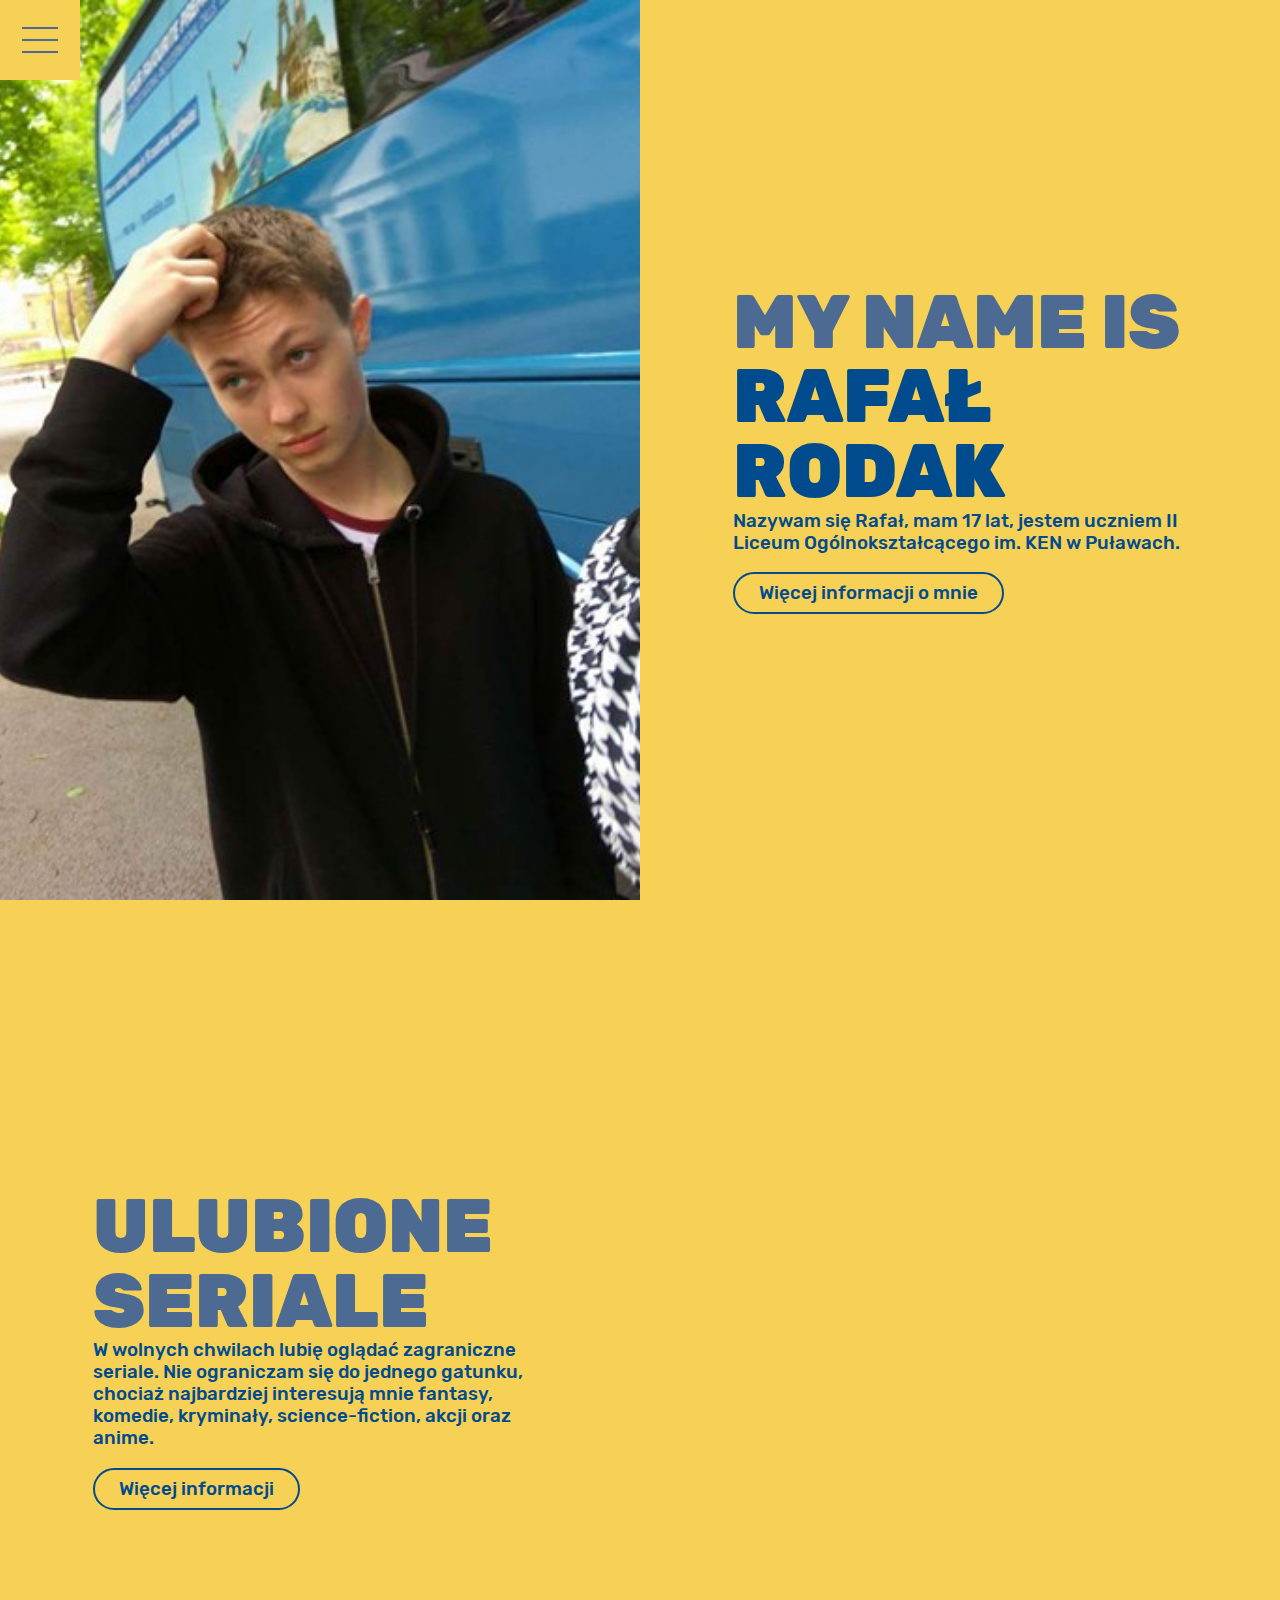
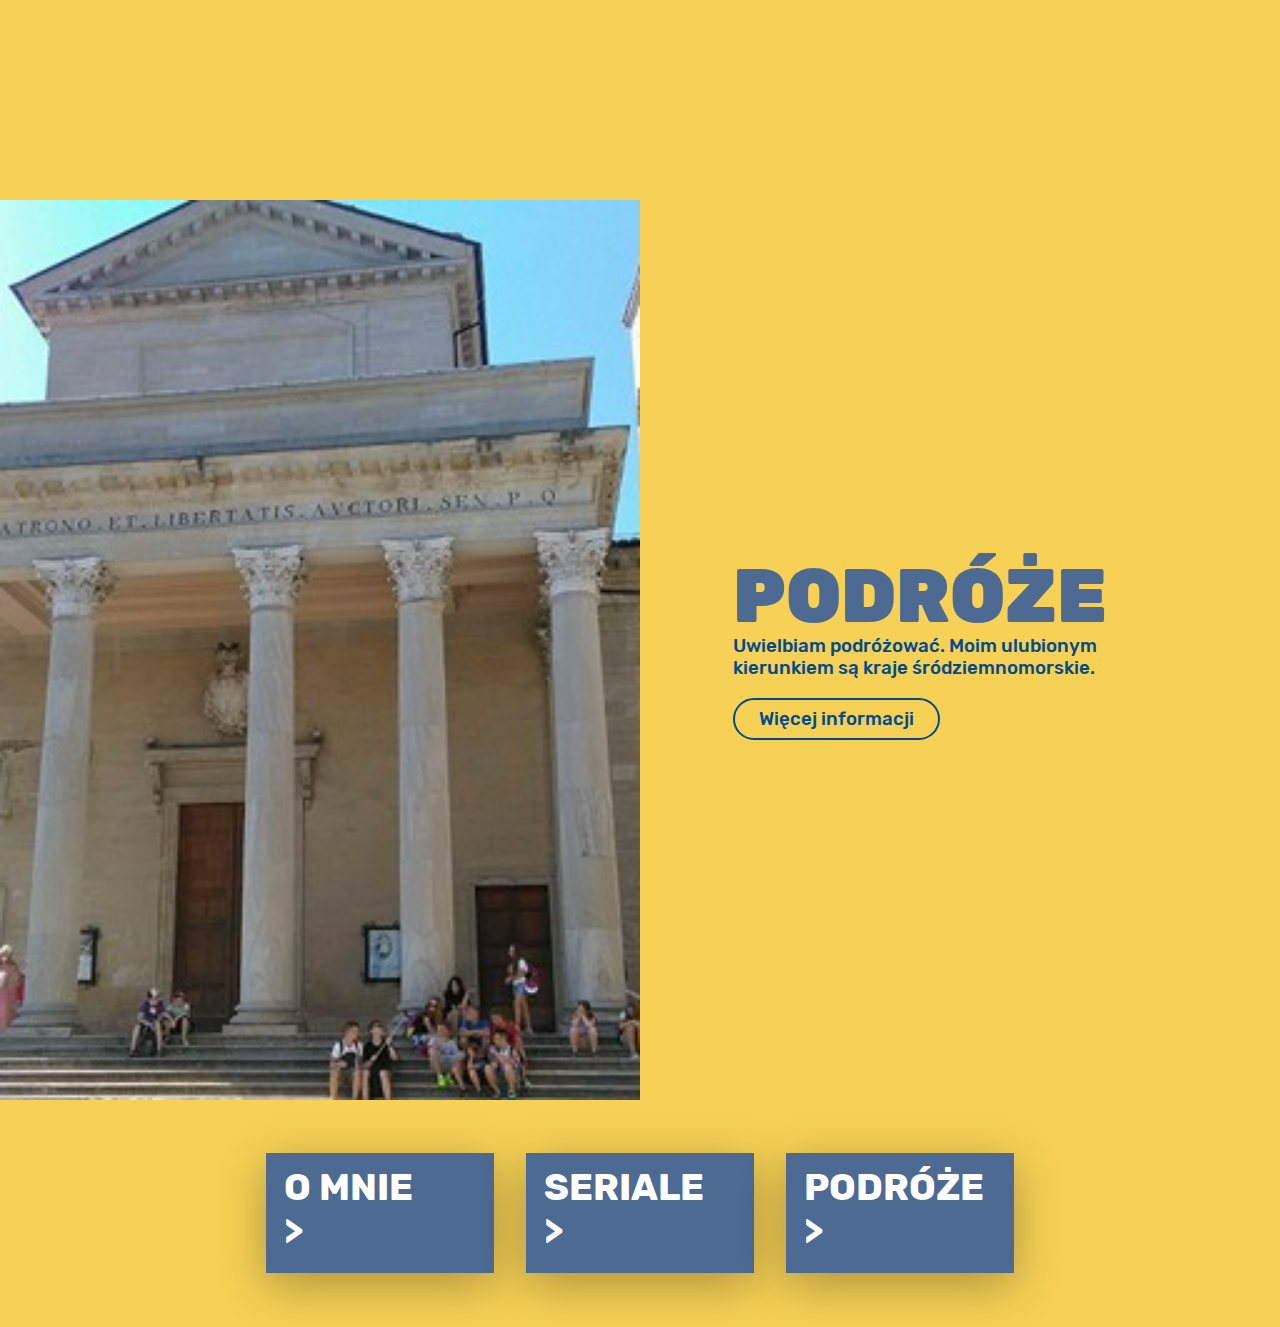
<file: index.html>
<!DOCTYPE html>

<html>
    <head>
        <title>Rafał Rodak</title>
        <link rel="stylesheet" href="rubik/rubik.css">
        <link rel="stylesheet" href="styles.css">
        <meta charset="utf-8">
    </head>
    <body>
        <div id="menu">
            <img id="close_menu" src="res/close.svg">
            <a href="about.html">
                <div class="card">
                    O mnie<br>>
                </div>
            </a>
            <a href="series.html">
                <div class="card">
                    Seriale<br>>
                </div>
            </a>
            <a href="travel.html">
                <div class="card">
                    Podróże<br>>
                </div>
            </a>
        </div>
        <div id="show_menu_bg"></div>
        <img id="show_menu" src="res/menu.svg">
        <article>
            <aside style="background: url(res/3.jpg) center center; background-size: cover;">
            </aside>
            <section>
                <div>
                    <h1 class="dim">My name is</h1>
                    <h1>Rafał Rodak</h1>

                    Nazywam się Rafał, mam 17 lat, jestem uczniem II Liceum Ogólnokształcącego im. KEN w Puławach.<br>

                    <button onclick="location.href = 'about.html'">Więcej informacji o mnie</button>
                </div>
            </section>
        </article>
        <article class="flipped">
            <aside style="background: url(res/seriale.jpg) center center; background-size: cover; background-attachment: fixed">
            </aside>
            <section>
                <div>
                    <h1 class="dim">Ulubione seriale</h1>

                    W wolnych chwilach lubię oglądać zagraniczne seriale. Nie ograniczam się do jednego gatunku, chociaż najbardziej interesują mnie fantasy, komedie, kryminały, science-fiction, akcji oraz anime.<br>

                    <button onclick="location.href = 'series.html'">Więcej informacji</button>
                </div>
            </section>
        </article>
        <article>
            <aside style="background: url(res/2.jpg) center center; background-size: cover;">
            </aside>
            <section>
                <div>
                    <h1 class="dim">Podróże</h1>

                    Uwielbiam podróżować. Moim ulubionym kierunkiem są kraje śródziemnomorskie.<br>

                    <button onclick="location.href = 'travel.html'">Więcej informacji</button>
                </div>
            </section>
        </article>
        <footer>
            <a href="about.html">
                <div class="card">
                    O mnie<br>>
                </div>
            </a>
            <a href="series.html">
                <div class="card">
                    Seriale<br>>
                </div>
            </a>
            <a href="travel.html">
                <div class="card">
                    Podróże<br>>
                </div>
            </a>
        </footer>
        <script>
            document.getElementById("show_menu").addEventListener("click", function() {
                document.getElementById("menu").style.display = "block";
            });
            document.getElementById("close_menu").addEventListener("click", function() {
                document.getElementById("menu").style.display = "none";
            });
        </script>
    </body>
</html>
</file>
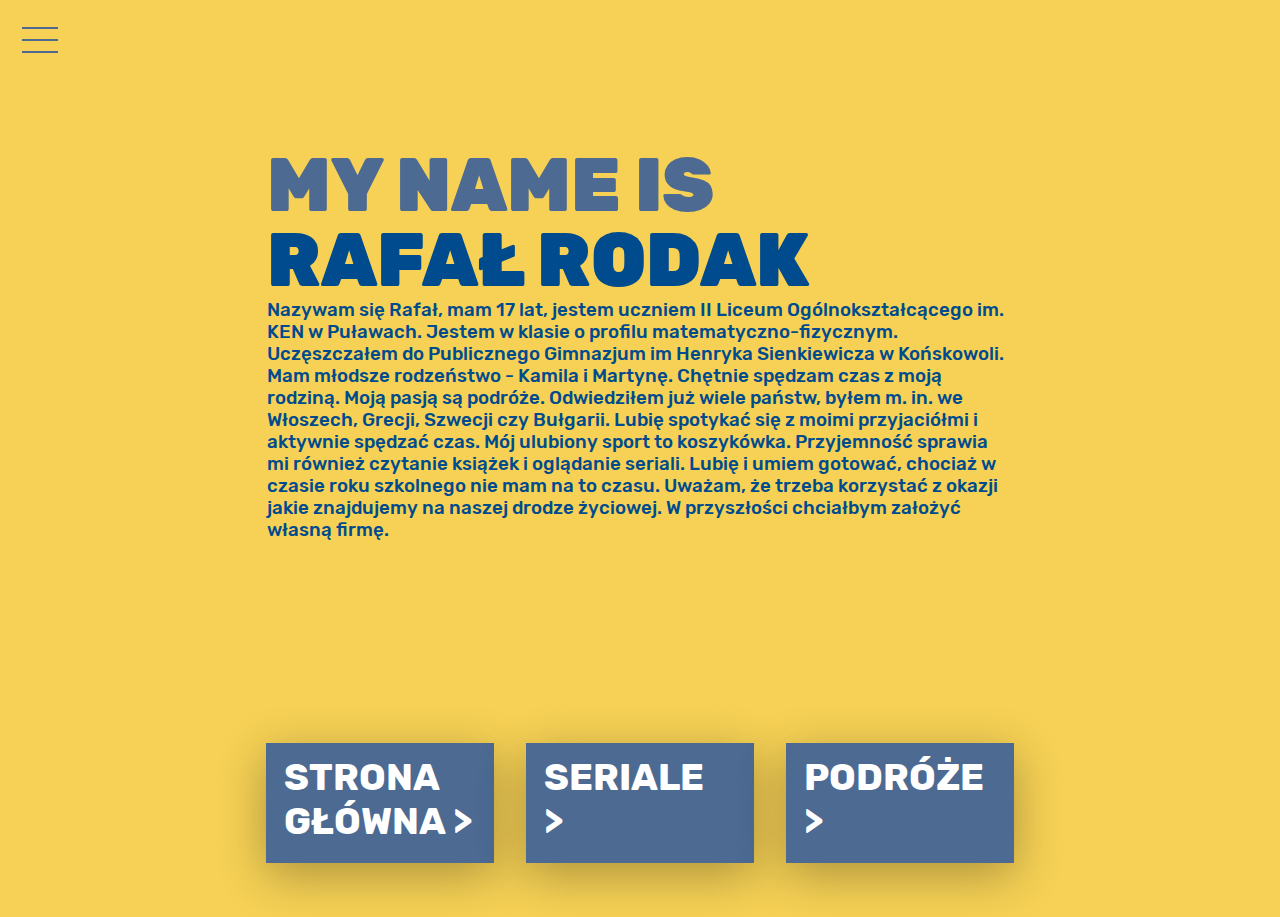
<file: about.html>
<!DOCTYPE html>

<html>
    <head>
        <title>O mnie - Rafał Rodak</title>
        <link rel="stylesheet" href="rubik/rubik.css">
        <link rel="stylesheet" href="styles.css">
        <meta charset="utf-8">
    </head>
    <body>
        <div id="menu">
            <img id="close_menu" src="res/close.svg">
            <a href="index.html">
                <div class="card">
                    Strona<br>główna >
                </div>
            </a>
            <a href="series.html">
                <div class="card">
                    Seriale<br>>
                </div>
            </a>
            <a href="travel.html">
                <div class="card">
                    Podróże<br>>
                </div>
            </a>
        </div>
        <div id="show_menu_bg"></div>
        <img id="show_menu" src="res/menu.svg">
        <article class="single">
            <h1 class="dim">My name is</h1>
            <h1>Rafał Rodak</h1>

            Nazywam się Rafał, mam 17 lat, jestem uczniem II Liceum Ogólnokształcącego im. KEN w Puławach. Jestem w klasie o profilu matematyczno-fizycznym. Uczęszczałem do Publicznego Gimnazjum im Henryka Sienkiewicza w Końskowoli. Mam młodsze rodzeństwo - Kamila i Martynę. Chętnie spędzam czas z moją rodziną. Moją pasją są podróże. Odwiedziłem już wiele państw, byłem m. in. we Włoszech, Grecji, Szwecji czy Bułgarii. Lubię spotykać się z moimi przyjaciółmi i aktywnie spędzać czas. Mój ulubiony sport to koszykówka. Przyjemność sprawia mi również czytanie książek i oglądanie seriali. Lubię i umiem gotować, chociaż w czasie roku szkolnego nie mam na to czasu. Uważam, że trzeba korzystać z okazji jakie znajdujemy na naszej drodze życiowej. W przyszłości chciałbym założyć własną firmę.
        </article>
        <footer>
            <a href="index.html">
                <div class="card">
                    Strona<br>główna >
                </div>
            </a>
            <a href="series.html">
                <div class="card">
                    Seriale<br>>
                </div>
            </a>
            <a href="travel.html">
                <div class="card">
                    Podróże<br>>
                </div>
            </a>
        </footer>
        <script>
            document.getElementById("show_menu").addEventListener("click", function() {
                document.getElementById("menu").style.display = "block";
            });
            document.getElementById("close_menu").addEventListener("click", function() {
                document.getElementById("menu").style.display = "none";
            });
        </script>
    </body>
</html>
</file>
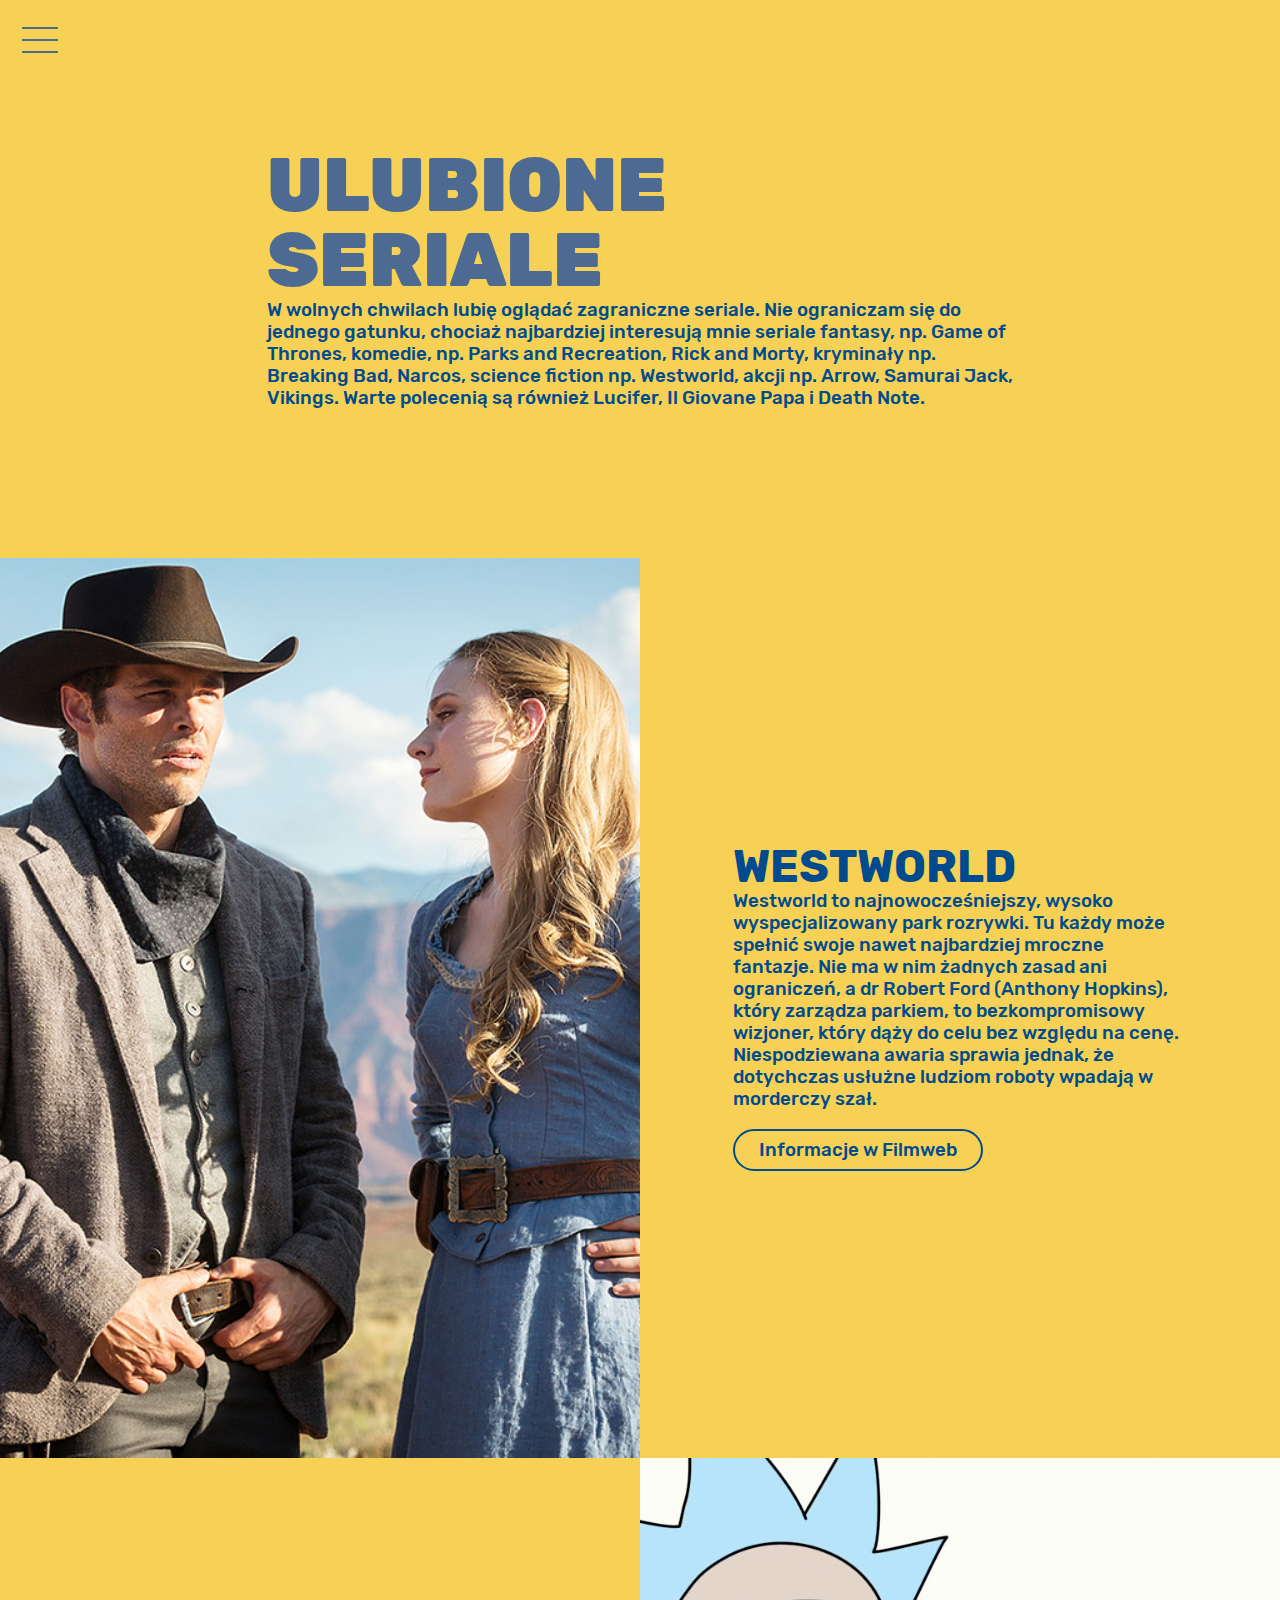
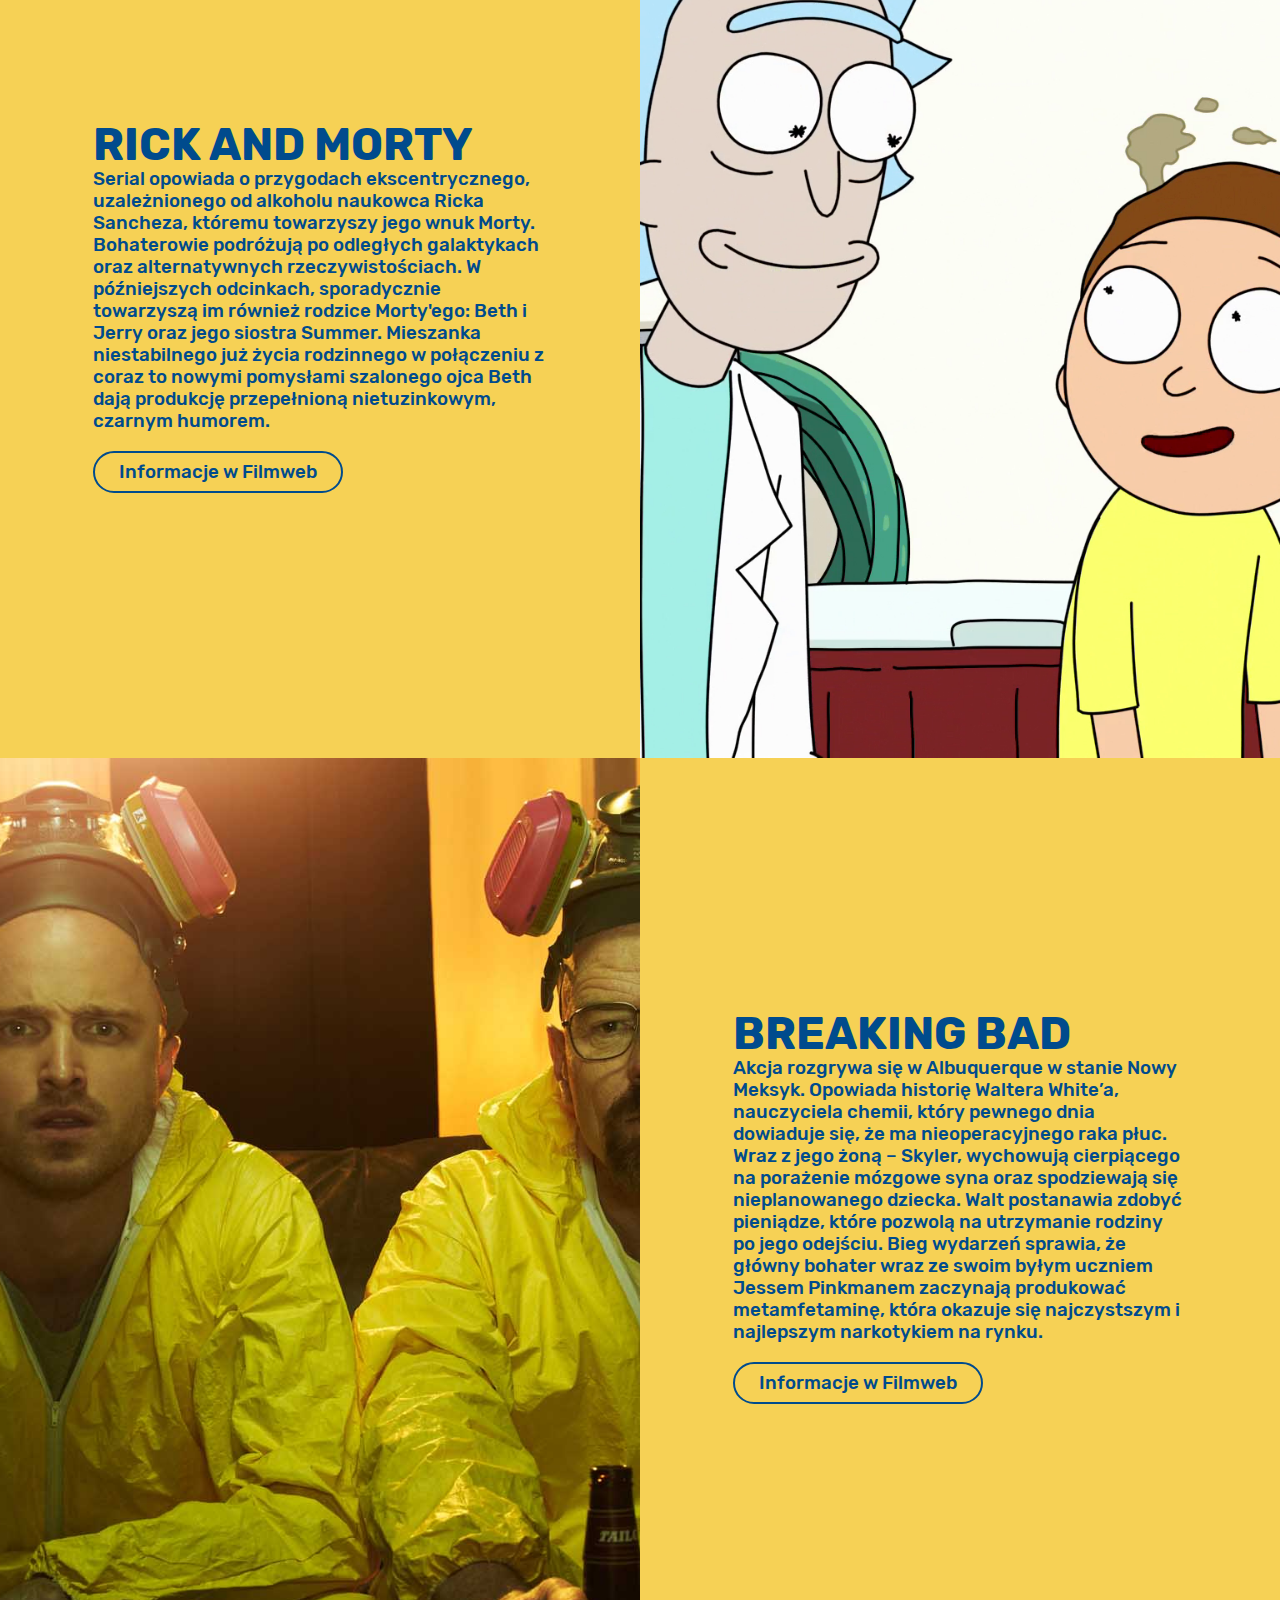
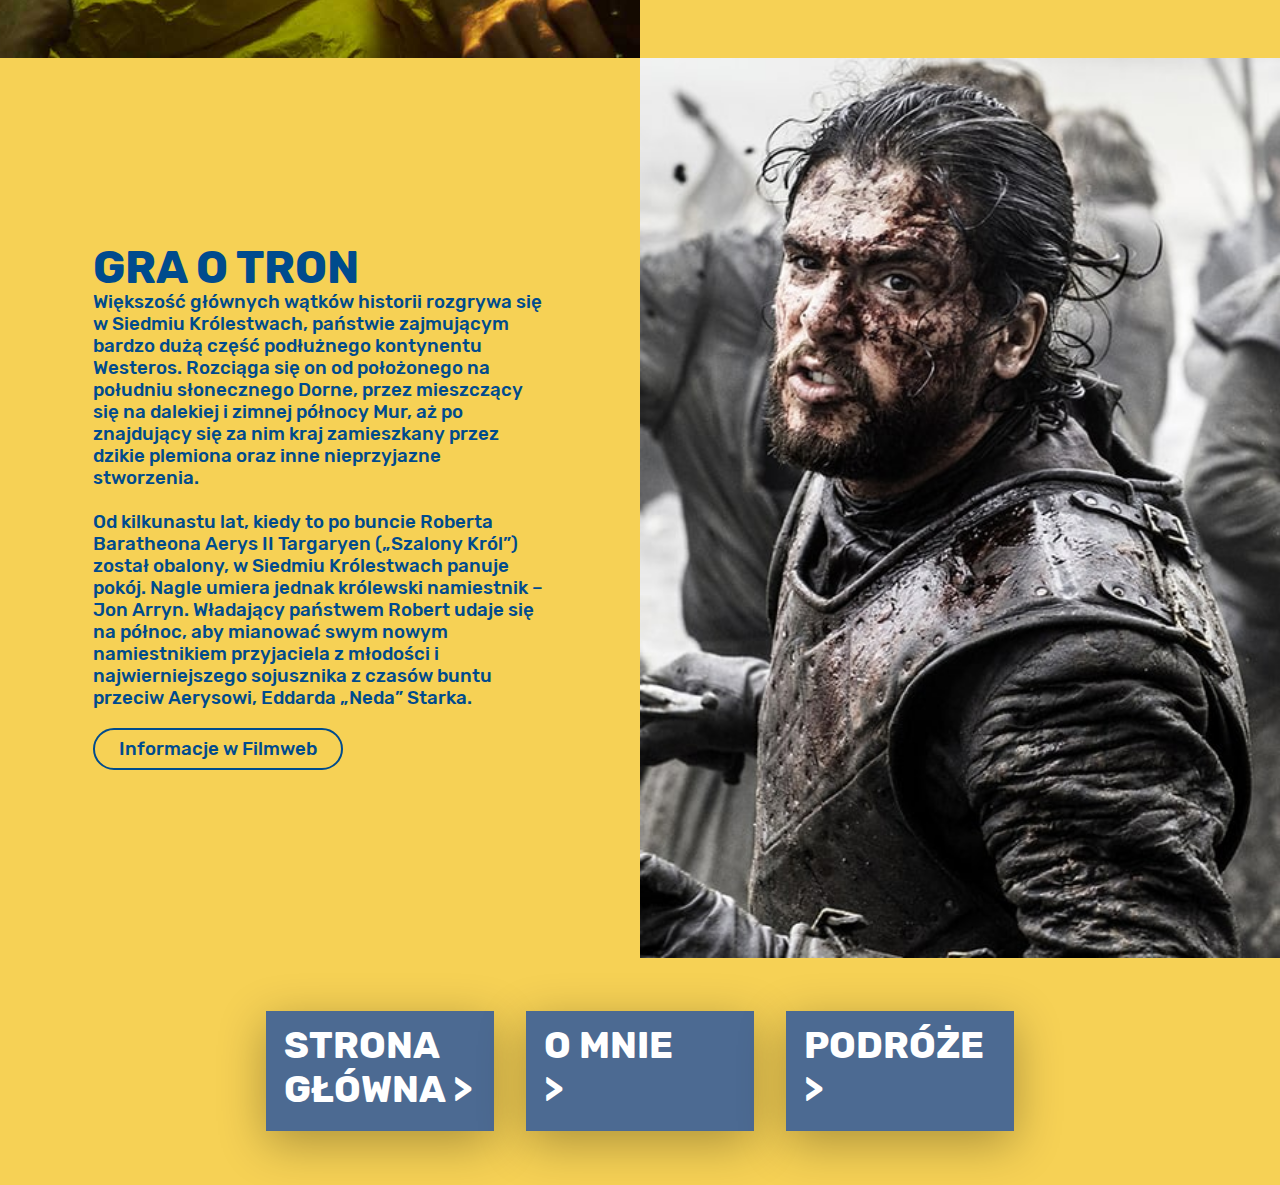
<file: series.html>
<!DOCTYPE html>

<html>
    <head>
        <title>Seriale - Rafał Rodak</title>
        <link rel="stylesheet" href="rubik/rubik.css">
        <link rel="stylesheet" href="styles.css">
        <meta charset="utf-8">
    </head>
    <body>
        <div id="menu">
            <img id="close_menu" src="res/close.svg">
            <a href="index.html">
                <div class="card">
                    Strona<br>główna >
                </div>
            </a>
            <a href="about.html">
                <div class="card">
                    O mnie<br>>
                </div>
            </a>
            <a href="travel.html">
                <div class="card">
                    Podróże<br>>
                </div>
            </a>
        </div>
        <div id="show_menu_bg"></div>
        <img id="show_menu" src="res/menu.svg">
        <article class="single">
            <h1 class="dim">Ulubione seriale</h1>

            W wolnych chwilach lubię oglądać zagraniczne seriale. Nie ograniczam się do jednego gatunku, chociaż najbardziej interesują mnie seriale fantasy, np. Game of Thrones, komedie, np. Parks and Recreation, Rick and Morty, kryminały np. Breaking Bad, Narcos, science fiction np. Westworld, akcji np. Arrow, Samurai Jack, Vikings. Warte polecenią są również Lucifer, Il Giovane Papa i Death Note.
        </article>
        <article>
            <aside style="background: url(res/westworld.jpg) center center; background-size: cover">
            </aside>
            <section>
                <div>
                    <h2>Westworld</h2>

                    Westworld to najnowocześniejszy, wysoko wyspecjalizowany park rozrywki. Tu każdy może spełnić swoje nawet najbardziej mroczne fantazje. Nie ma w nim żadnych zasad ani ograniczeń, a dr Robert Ford (Anthony Hopkins), który zarządza parkiem, to bezkompromisowy wizjoner, który dąży do celu bez względu na cenę. Niespodziewana awaria sprawia jednak, że dotychczas usłużne ludziom roboty wpadają w morderczy szał. <br>

                    <button onclick="location.href = 'http://www.filmweb.pl/serial/Westworld-2016-232988'">Informacje w Filmweb</button>
                </div>
            </section>
        </article>
        <article class="flipped">
            <aside style="background: url(res/Rick-and-Morty.png) center center; background-size: cover">
            </aside>
            <section>
                <div>
                    <h2>Rick and Morty</h2>

                    Serial opowiada o przygodach ekscentrycznego, uzależnionego od alkoholu naukowca Ricka Sancheza, któremu towarzyszy jego wnuk Morty. Bohaterowie podróżują po odległych galaktykach oraz alternatywnych rzeczywistościach. W późniejszych odcinkach, sporadycznie towarzyszą im również rodzice Morty'ego: Beth i Jerry oraz jego siostra Summer. Mieszanka niestabilnego już życia rodzinnego w połączeniu z coraz to nowymi pomysłami szalonego ojca Beth dają produkcję przepełnioną nietuzinkowym, czarnym humorem. <br>

                    <button onclick="location.href = 'http://www.filmweb.pl/serial/Rick+and+Morty-2013-671074'">Informacje w Filmweb</button>
                </div>
            </section>
        </article>
        <article>
            <aside style="background: url(res/BB_FinalEps.jpg) center center; background-size: cover">
            </aside>
            <section>
                <div>
                    <h2>Breaking Bad</h2>

                    Akcja rozgrywa się w Albuquerque w stanie Nowy Meksyk. Opowiada historię Waltera White’a, nauczyciela chemii, który pewnego dnia dowiaduje się, że ma nieoperacyjnego raka płuc. Wraz z jego żoną – Skyler, wychowują cierpiącego na porażenie mózgowe syna oraz spodziewają się nieplanowanego dziecka. Walt postanawia zdobyć pieniądze, które pozwolą na utrzymanie rodziny po jego odejściu. Bieg wydarzeń sprawia, że główny bohater wraz ze swoim byłym uczniem Jessem Pinkmanem zaczynają produkować metamfetaminę, która okazuje się najczystszym i najlepszym narkotykiem na rynku.<br>

                    <button onclick="location.href = 'http://www.filmweb.pl/serial/Breaking+Bad-2008-430668'">Informacje w Filmweb</button>
                </div>
            </section>
        </article>
        <article class="flipped">
            <aside style="background: url(res/rs-game-of-thrones-8e3695f2-f54d-40e0-9cf6-bddbe5340c11.jpg) center center; background-size: cover">
            </aside>
            <section>
                <div>
                    <h2>Gra o tron</h2>

                    Większość głównych wątków historii rozgrywa się w Siedmiu Królestwach, państwie zajmującym bardzo dużą część podłużnego kontynentu Westeros. Rozciąga się on od położonego na południu słonecznego Dorne, przez mieszczący się na dalekiej i zimnej północy Mur, aż po znajdujący się za nim kraj zamieszkany przez dzikie plemiona oraz inne nieprzyjazne stworzenia.<br><br>

Od kilkunastu lat, kiedy to po buncie Roberta Baratheona Aerys II Targaryen („Szalony Król”) został obalony, w Siedmiu Królestwach panuje pokój. Nagle umiera jednak królewski namiestnik – Jon Arryn. Władający państwem Robert udaje się na północ, aby mianować swym nowym namiestnikiem przyjaciela z młodości i najwierniejszego sojusznika z czasów buntu przeciw Aerysowi, Eddarda „Neda” Starka.<br>

                    <button onclick="location.href = 'http://www.filmweb.pl/serial/Gra+o+tron-2011-476848'">Informacje w Filmweb</button>
                </div>
            </section>
        </article>
        <footer>
            <a href="index.html">
                <div class="card">
                    Strona<br>główna >
                </div>
            </a>
            <a href="about.html">
                <div class="card">
                    O mnie<br>>
                </div>
            </a>
            <a href="travel.html">
                <div class="card">
                    Podróże<br>>
                </div>
            </a>
        </footer>
        <script>
            document.getElementById("show_menu").addEventListener("click", function() {
                document.getElementById("menu").style.display = "block";
            });
            document.getElementById("close_menu").addEventListener("click", function() {
                document.getElementById("menu").style.display = "none";
            });
        </script>
    </body>
</html>
</file>
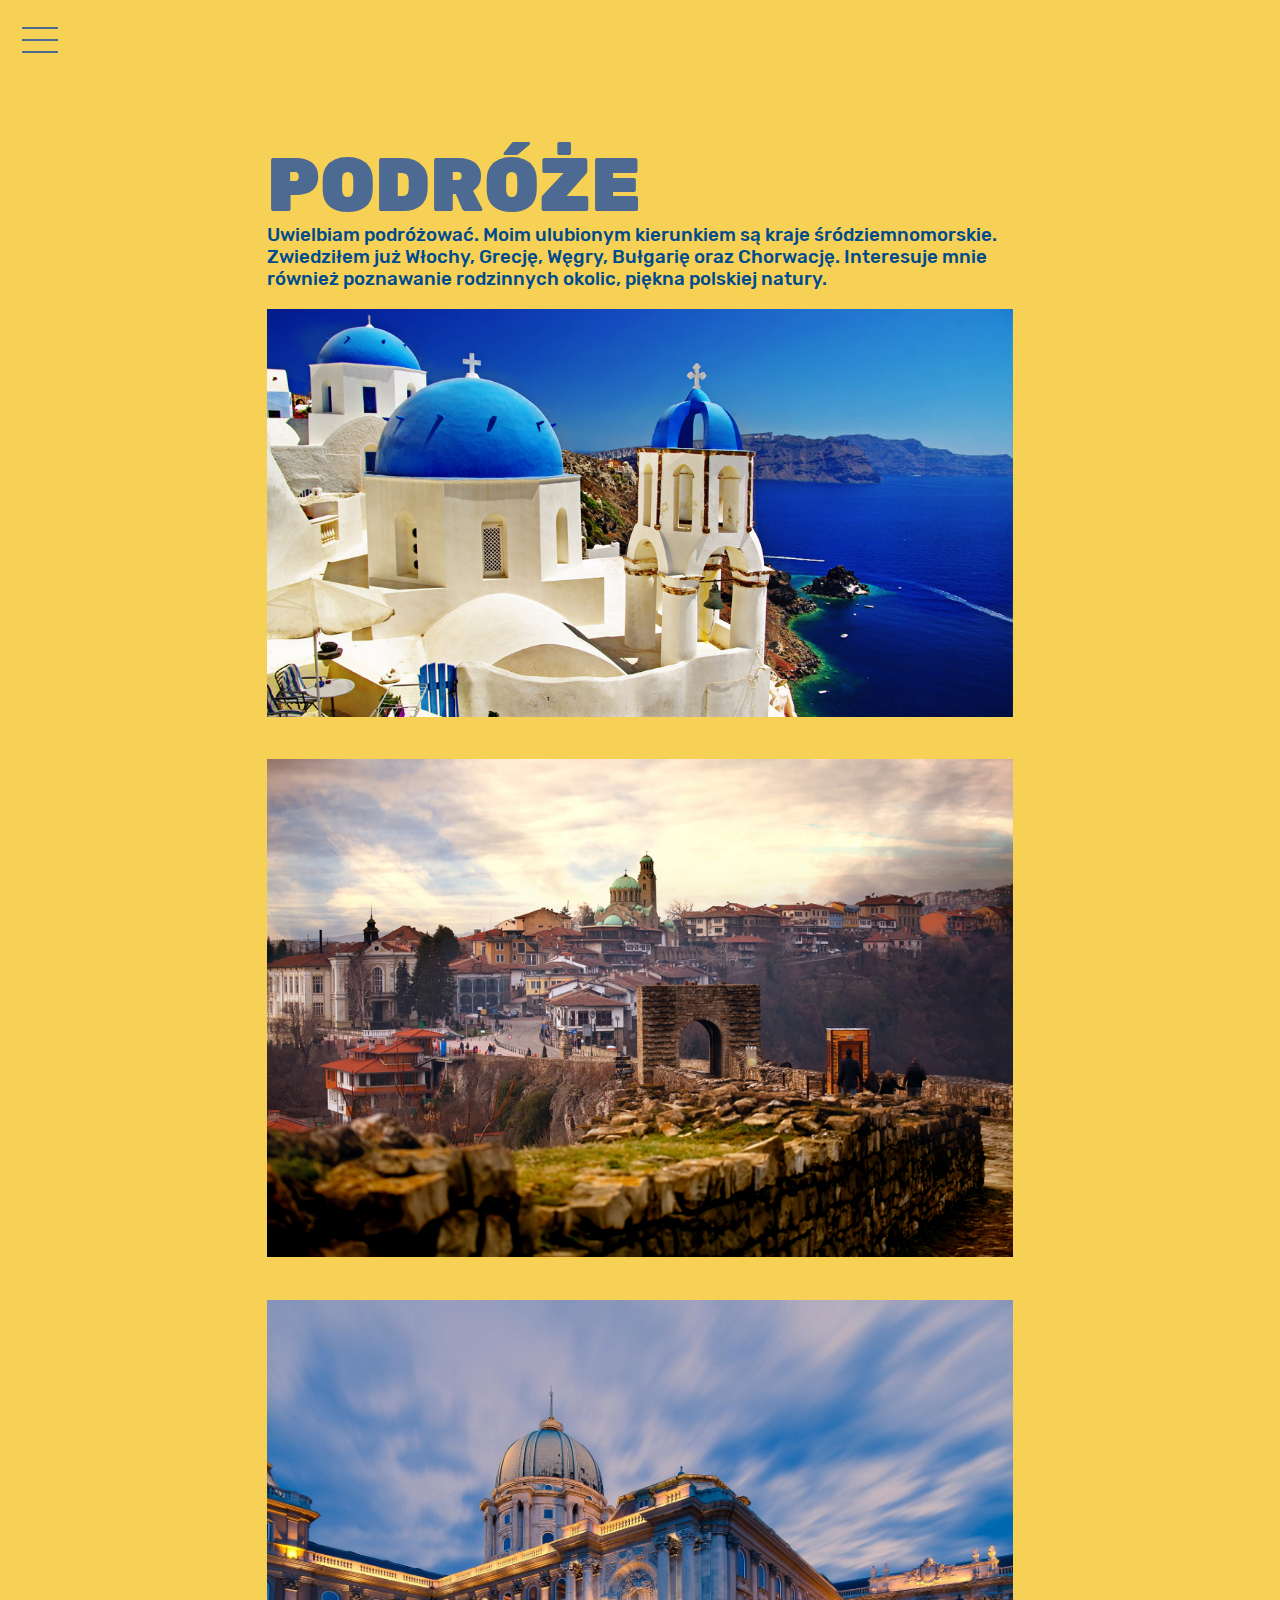
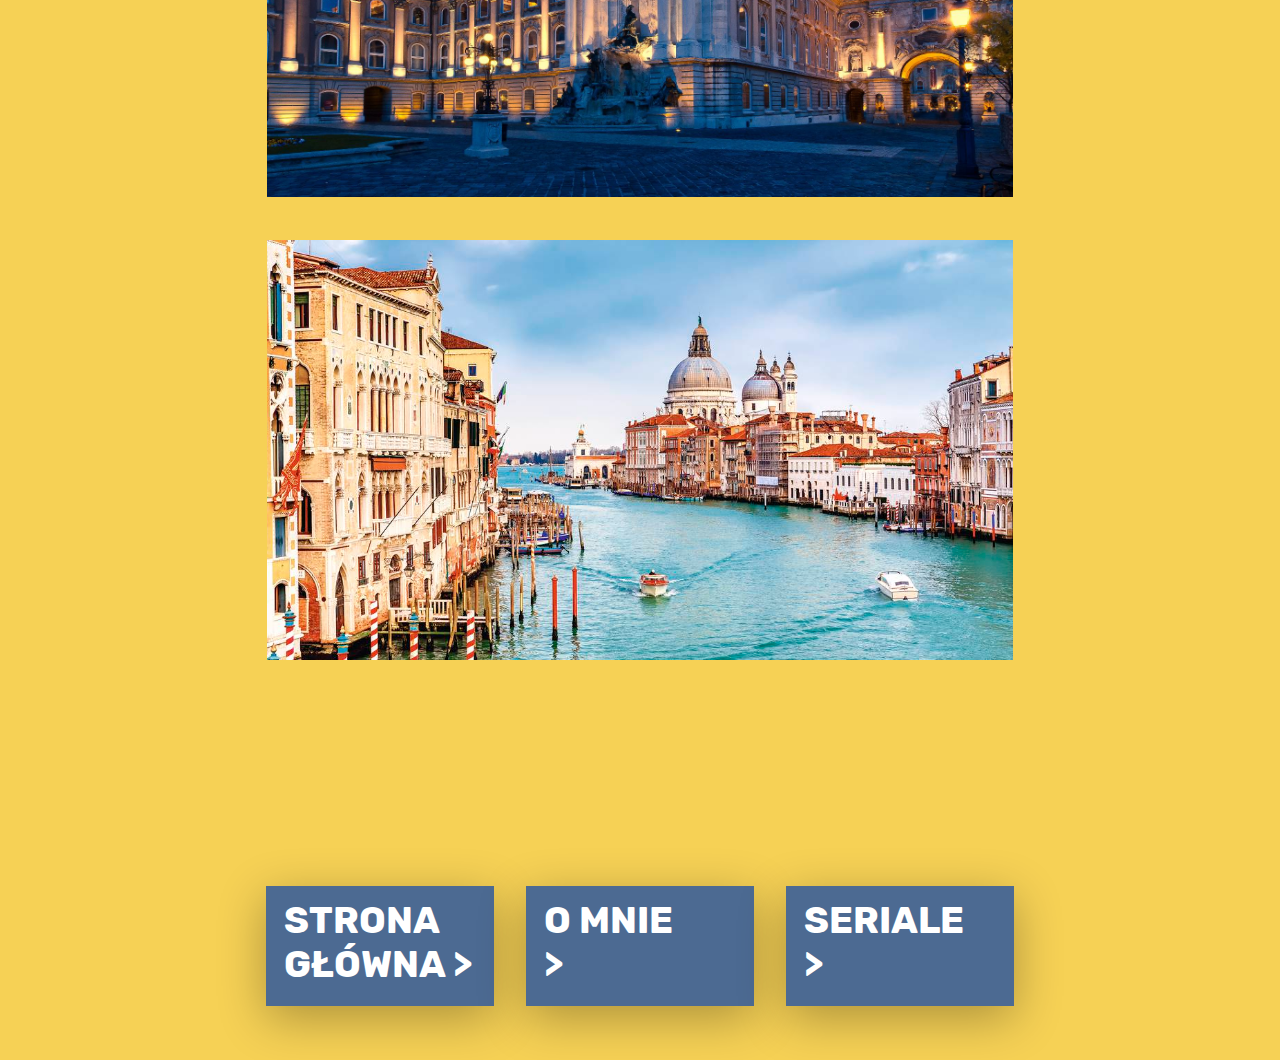
<file: travel.html>
<!DOCTYPE html>

<html>
    <head>
        <title>Podróże - Rafał Rodak</title>
        <link rel="stylesheet" href="rubik/rubik.css">
        <link rel="stylesheet" href="styles.css">
        <meta charset="utf-8">
    </head>
    <body>
        <div id="menu">
            <img id="close_menu" src="res/close.svg">
            <a href="index.html">
                <div class="card">
                    Strona<br>główna >
                </div>
            </a>
            <a href="about.html">
                <div class="card">
                    O mnie<br>>
                </div>
            </a>
            <a href="series.html">
                <div class="card">
                    Seriale<br>>
                </div>
            </a>
        </div>
        <div id="show_menu_bg"></div>
        <img id="show_menu" src="res/menu.svg">
        <article class="single">
            <h1 class="dim">Podróże</h1>

            Uwielbiam podróżować. Moim ulubionym kierunkiem są kraje śródziemnomorskie. Zwiedziłem już Włochy, Grecję, Węgry, Bułgarię oraz Chorwację. Interesuje mnie również poznawanie rodzinnych okolic, piękna polskiej natury.

            <img src="res/greece2.jpg" class="small">
            <img src="res/Bulgaria-©-SSokolov-Shutterstock.jpg" class="small">
            <img src="res/5104226627001_5244692815001_5214840463001-vs.jpg" class="small">
            <img src="res/EUROPEMEDITERRANEANITALYCON_ITAITALIANCITIESVENICERES_000655.jpg" class="small">
        </article>
        <footer>
            <a href="index.html">
                <div class="card">
                    Strona<br>główna >
                </div>
            </a>
            <a href="about.html">
                <div class="card">
                    O mnie<br>>
                </div>
            </a>
            <a href="series.html">
                <div class="card">
                    Seriale<br>>
                </div>
            </a>
        </footer>
        <script>
            document.getElementById("show_menu").addEventListener("click", function() {
                document.getElementById("menu").style.display = "block";
            });
            document.getElementById("close_menu").addEventListener("click", function() {
                document.getElementById("menu").style.display = "none";
            });
        </script>
    </body>
</html>
</file>
<file: rubik/rubik.css>
@font-face {
	font-family: Rubik;
	font-weight: 400;
	src: url("Rubik-Regular.ttf");
}

@font-face {
	font-family: Rubik;
	font-weight: 300;
	src: url("Rubik-Light.ttf");
}

@font-face {
	font-family: Rubik;
	font-weight: 500;
	src: url("Rubik-Medium.ttf");
}

@font-face {
	font-family: Rubik;
	font-weight: 700;
	src: url("Rubik-Bold.ttf");
}

@font-face {
	font-family: Rubik;
	font-weight: 900;
	src: url("Rubik-Black.ttf");
}

@font-face {
	font-family: Rubik;
	font-weight: 400;
	font-style: italic;
	src: url("Rubik-Italic.ttf");
}

@font-face {
	font-family: Rubik;
	font-weight: 300;
	font-style: italic;
	src: url("Rubik-LightItalic.ttf");
}

@font-face {
	font-family: Rubik;
	font-weight: 500;
	font-style: italic;
	src: url("Rubik-MediumItalic.ttf");
}

@font-face {
	font-family: Rubik;
	font-weight: 700;
	font-style: italic;
	src: url("Rubik-BoldItalic.ttf");
}

@font-face {
	font-family: Rubik;
	font-weight: 900;
	font-style: italic;
	src: url("Rubik-BlackItalic.ttf");
}
</file>
<file: styles.css>
body {
    font-family: rubik;
    background: #F6D155;
    color: #004B8D;
    margin: 0;
    font-weight: 500;
    font-size: 14pt;
}

h1 {
    margin: 0;
    font-size: 4em;
    font-weight: 800;
    line-height: 1;
    text-transform: uppercase;
}

h2 {
    margin: 0;
    font-size: 2.4em;
    font-weight: 700;
    line-height: 1;
    text-transform: uppercase;
}

.dim {
    color: #4C6A92;
}

article {
    position: relative;
    height: 100vh;
    display: block;
}

article aside {
    position: absolute;
    left: 0;
    top: 0;
    right: 50%;
    bottom: 0;
}

article section {
    position: absolute;
    left: 50%;
    top: 0;
    right: 0;
    bottom: 0;
    padding: 5em;
    display: flex;
    align-items: center;
}

article.flipped aside {
    left: 50%;
    top: 0;
    right: 0;
    bottom: 0;
}

article.flipped section {
    left: 0;
    top: 0;
    right: 50%;
    bottom: 0;
}

article.single {
    padding: 8em calc(50% - 20em);
    height: unset;
}

article img.small {
    margin: 1em 0;
    max-width: 100%;
}

@media (max-width: 56em) {
    article.single {
        padding: 8em 4em;
    }
}

button {
    margin-top: 1em;
    background: #F6D155;
    color: #004B8D;
    font-family: rubik;
    font-size: 14pt;
    font-weight: 500;
    padding: 6pt 18pt;
    border: 2px solid #004B8D;
    border-radius: 50pt;
    outline: 0;
    transition: all 0.3s;
}

button:hover {
    background: #004B8D;
    color: #F6D155;
}

img#show_menu {
    position: fixed;
    left: 16px;
    top: 16px;
    width: 48px;
    height: 48px;
    cursor: pointer;
    z-index: 100;
}

div#show_menu_bg {
    position: fixed;
    left: 0px;
    top: 0px;
    width: 80px;
    height: 80px;
    background: #F6D155;
    z-index: 99;
}

div#menu {
    position: fixed;
    left: 0;
    top: 0;
    width: 200px;
    bottom: 0;
    background: rgba(0, 0, 0, 0.8);
    padding: 96px 32px;
    display: none;
    z-index: 1000;
}

a {
    text-decoration: none;
}

img#close_menu {
    position: absolute;
    left: 16px;
    top: 16px;
    width: 48px;
    height: 48px;
    cursor: pointer;
}

div.card {
    background: #4C6A92;
    color: #fff;
    font-size: 2em;
    font-weight: 700;
    text-transform: uppercase;
    width: 192px;
    height: 96px;
    padding: 12px 18px;
    box-shadow: 0px 12px 48px rgba(0, 0, 0, 0.3);
    margin: 16px;
    text-align: left;
    display: inline-block;
    transition: all 0.3s;
}

div.card:hover {
    background: #004B8D;
    padding: 12px 14px 12px 22px;
    transform: scale(1.02);
    box-shadow: 0px 20px 64px rgba(0, 0, 0, 0.2);
}

footer {
    padding: 2em;
    display: flex;
    justify-content: center;
}

@media (orientation: portrait) {
    article {
        height: unset;
    }

    article.single {
        padding: 5em 2em !important;
    }

    article aside, article section {
        position: relative;
        left: unset;
        top: unset;
        right: unset;
        bottom: unset;
        padding: 2em !important;
    }

    article.flipped aside, article.flipped section {
        position: relative;
        left: unset;
        top: unset;
        right: unset;
        bottom: unset;
        padding: 2em !important;
    }

    aside {
        height: 300px;
    }

    div#menu {
        width: calc(100% - 64px);
    }

    footer {
        padding: 2em;
        display: block;
        text-align: center;
    }

    h1 {
        font-size: 2.8em;
    }
}
</file>
